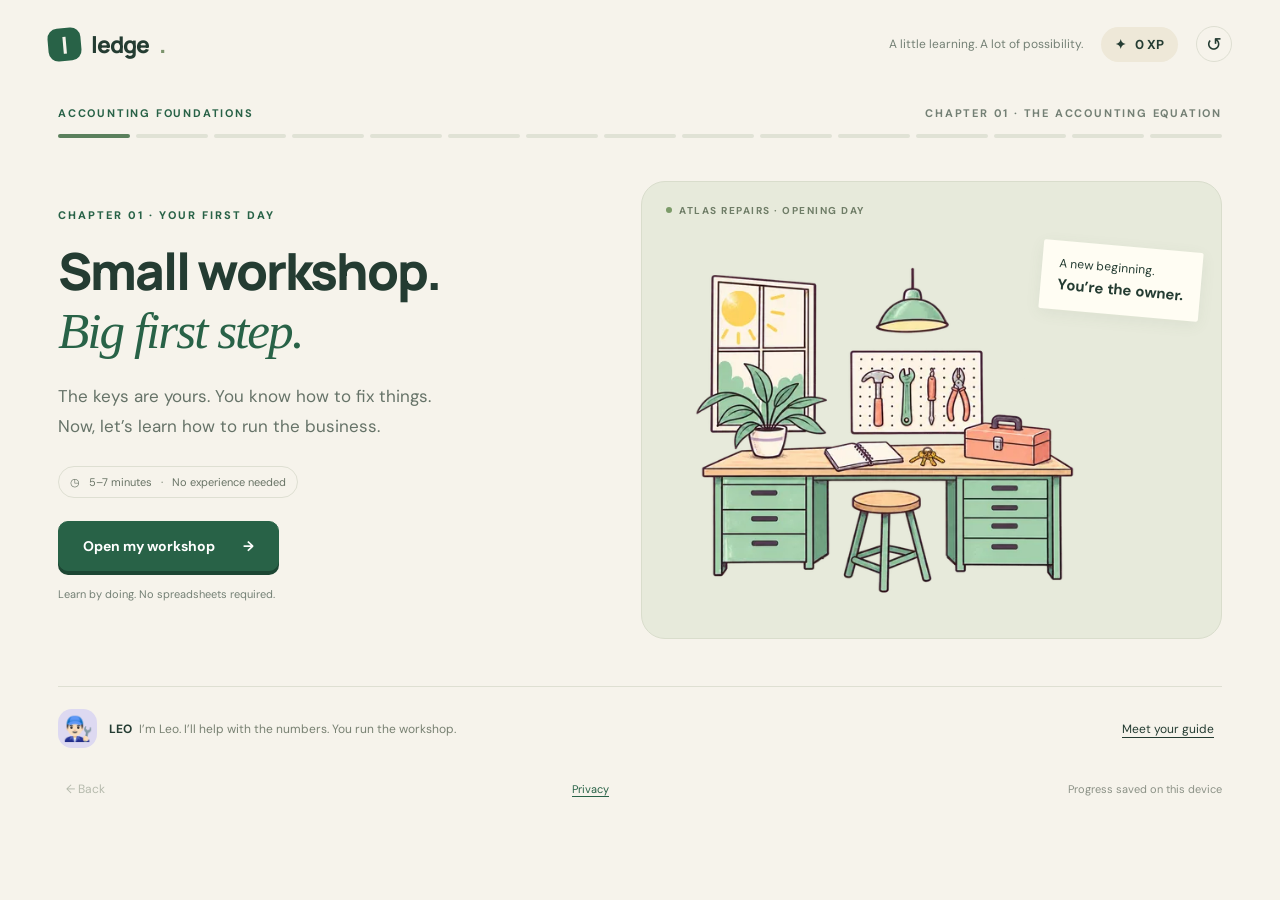
<file: index.html>
<!doctype html>
<html lang="en">
<head>
  <meta charset="UTF-8"><meta name="viewport" content="width=device-width, initial-scale=1">
  <meta name="theme-color" content="#f5f2e9">
  <meta name="description" content="Learn accounting by opening your own fictional repair workshop. A playable Ledge lesson.">
  <title>Ledge — Your first accounting equation</title>
  <link rel="stylesheet" href="styles.css?v=20261028-ledge19">
<link rel="icon" type="image/svg+xml" href="favicon.svg?v=3"></head>
<body>
  <div id="app"></div>
  <dialog id="guide"><button class="close" aria-label="Close guide">×</button><div class="eyebrow">A MOMENT WITH LEO</div><h2>Let’s make it click.</h2><p id="guide-copy"></p><button class="primary close-guide">Got it</button></dialog>
  <dialog id="restart"><h2>A fresh opening day?</h2><p>This resets your lesson progress and XP on this device.</p><div class="actions"><button class="secondary cancel">Keep playing</button><button class="primary reset">Start again</button></div></dialog>
  <dialog id="chapter-unlock" aria-labelledby="unlock-title" aria-describedby="unlock-description">
    <button class="close" aria-label="Close chapter unlock" data-unlock-close>×</button>
    <div class="unlock-emblem" aria-hidden="true">✦</div>
    <div class="eyebrow">CHAPTER 2 PREVIEW UNLOCKED</div>
    <h2 id="unlock-title">Your first customer</h2>
    <div class="unlock-xp" id="unlock-xp">140 XP · Milestone reached</div>
    <p id="unlock-description">You can see the whole picture. Now discover what happens when your business starts earning.</p>
    <div class="unlock-next"><span aria-hidden="true">✓</span><span>Next chapter preview unlocked<small>Full chapter coming soon</small></span></div>
    <button class="primary" data-unlock-close>See my takeaway <span aria-hidden="true">→</span></button>
  </dialog>
  <script src="feedback-config.js?v=20261028-ledge19"></script>
  <script src="feedback-store.js?v=20261029-protected20"></script>
  <script src="app.js?v=20261028-ledge19"></script>
</body>
</html>
</file>
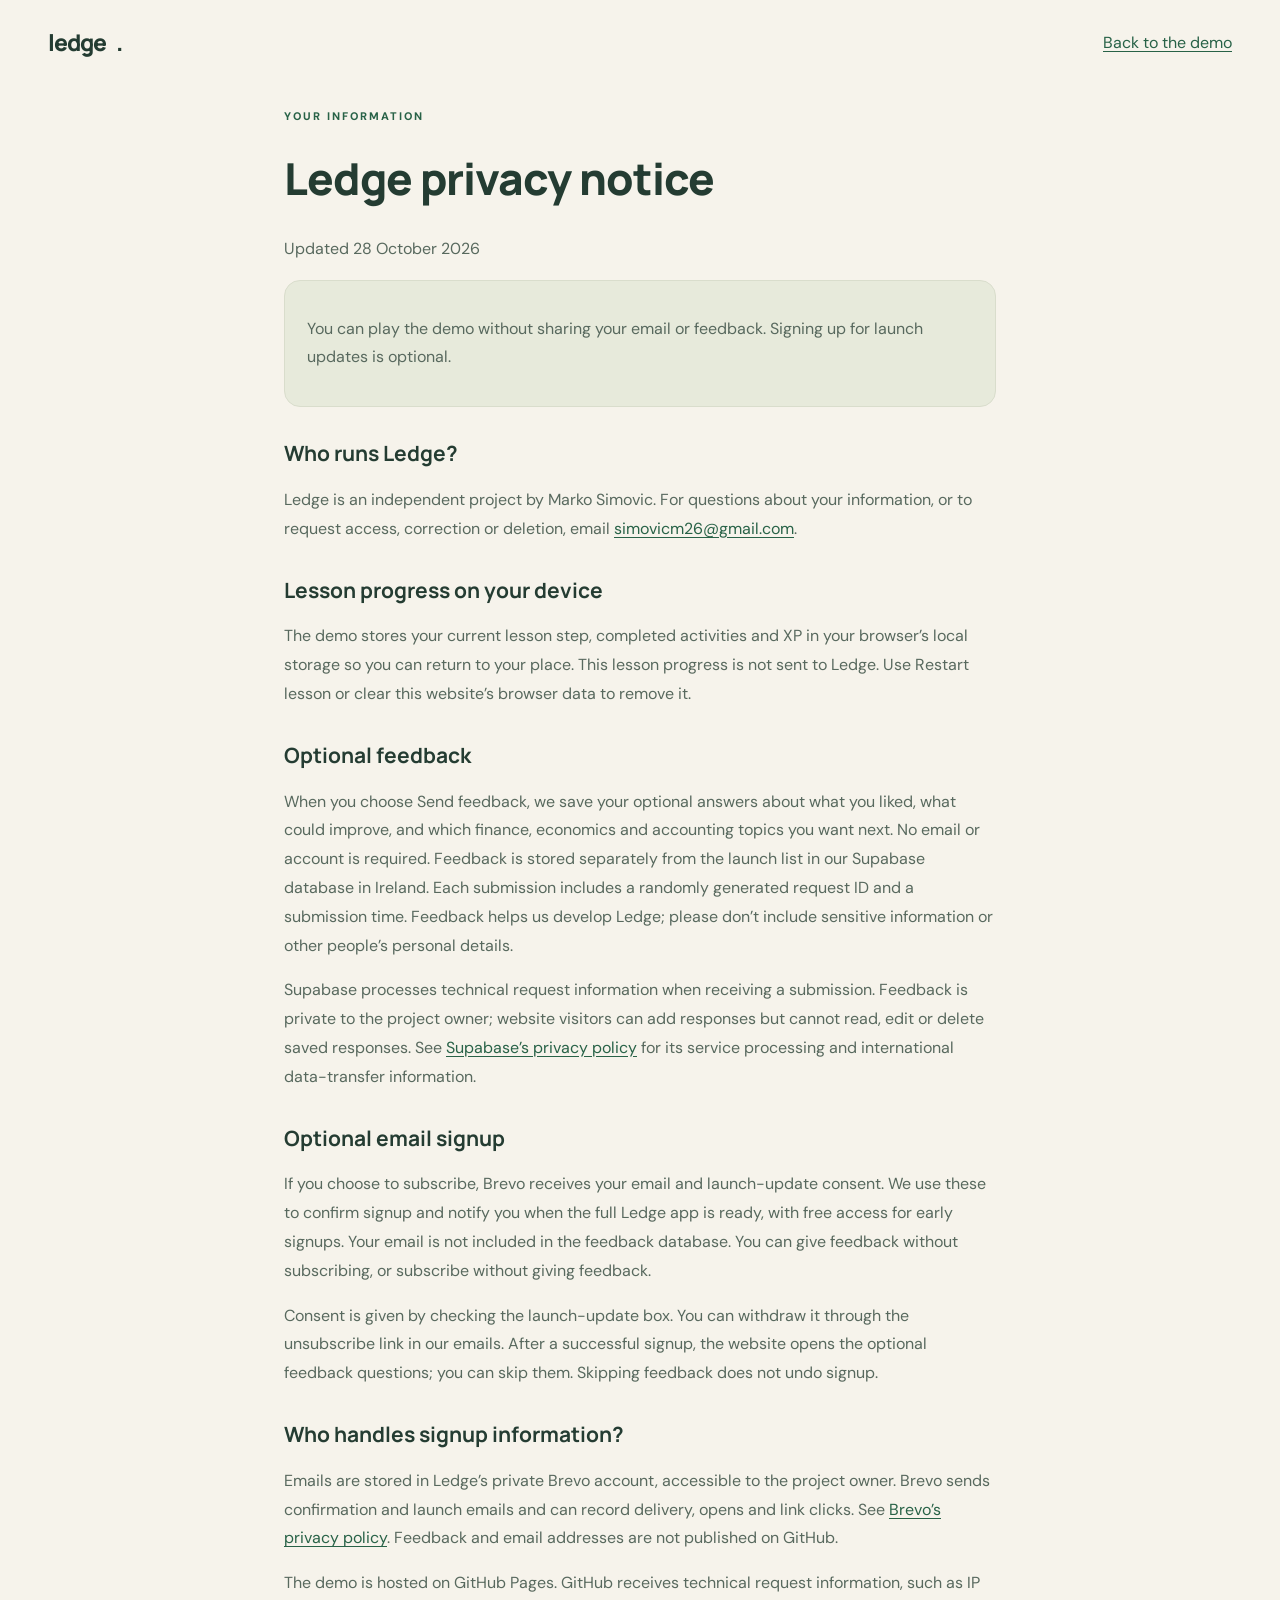
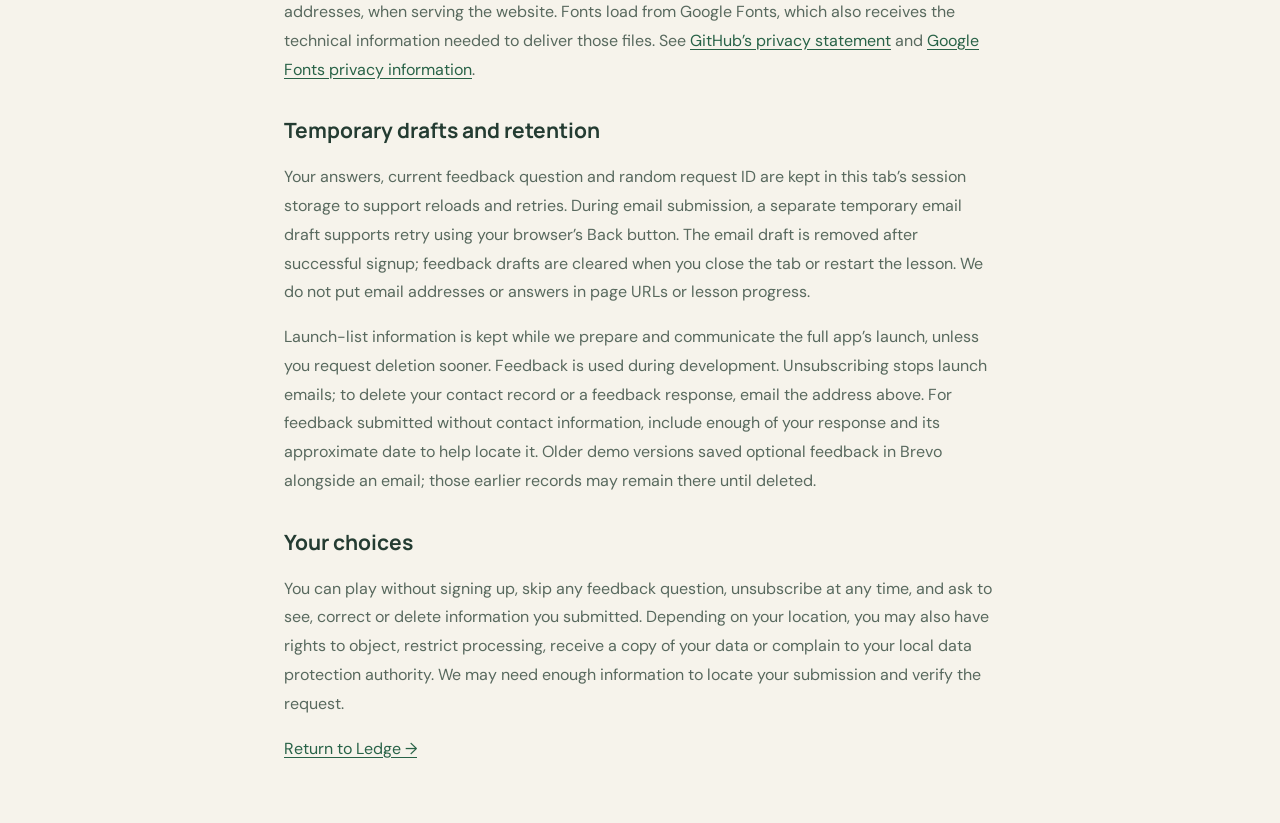
<file: privacy.html>
<!doctype html>
<html lang="en"><head><meta charset="UTF-8"><meta name="viewport" content="width=device-width, initial-scale=1"><meta name="theme-color" content="#f5f2e9"><title>Privacy — Ledge</title><link rel="stylesheet" href="styles.css?v=20261028-ledge19"><link rel="icon" type="image/svg+xml" href="favicon.svg?v=3"></head>
<body><header class="topbar"><a class="brand" href="./" style="color:inherit;text-decoration:none">ledge<span>.</span></a><a class="privacy-link" href="./">Back to the demo</a></header>
<main class="privacy-page"><div class="eyebrow">YOUR INFORMATION</div><h1>Ledge privacy notice</h1><p>Updated 28 October 2026</p>
<div class="privacy-intro"><p>You can play the demo without sharing your email or feedback. Signing up for launch updates is optional.</p></div>
<h2>Who runs Ledge?</h2><p>Ledge is an independent project by Marko Simovic. For questions about your information, or to request access, correction or deletion, email <a href="mailto:simovicm26@gmail.com">simovicm26@gmail.com</a>.</p>
<h2>Lesson progress on your device</h2><p>The demo stores your current lesson step, completed activities and XP in your browser’s local storage so you can return to your place. This lesson progress is not sent to Ledge. Use Restart lesson or clear this website’s browser data to remove it.</p>
<h2>Optional feedback</h2><p>When you choose Send feedback, we save your optional answers about what you liked, what could improve, and which finance, economics and accounting topics you want next. No email or account is required. Feedback is stored separately from the launch list in our Supabase database in Ireland. Each submission includes a randomly generated request ID and a submission time. Feedback helps us develop Ledge; please don’t include sensitive information or other people’s personal details.</p><p>Supabase processes technical request information when receiving a submission. Feedback is private to the project owner; website visitors can add responses but cannot read, edit or delete saved responses. See <a href="https://supabase.com/privacy" target="_blank" rel="noopener noreferrer">Supabase’s privacy policy</a> for its service processing and international data-transfer information.</p><h2>Optional email signup</h2><p>If you choose to subscribe, Brevo receives your email and launch-update consent. We use these to confirm signup and notify you when the full Ledge app is ready, with free access for early signups. Your email is not included in the feedback database. You can give feedback without subscribing, or subscribe without giving feedback.</p><p>Consent is given by checking the launch-update box. You can withdraw it through the unsubscribe link in our emails. After a successful signup, the website opens the optional feedback questions; you can skip them. Skipping feedback does not undo signup.</p><h2>Who handles signup information?</h2><p>Emails are stored in Ledge’s private Brevo account, accessible to the project owner. Brevo sends confirmation and launch emails and can record delivery, opens and link clicks. See <a href="https://www.brevo.com/legal/privacypolicy/" target="_blank" rel="noopener noreferrer">Brevo’s privacy policy</a>. Feedback and email addresses are not published on GitHub.</p><p>The demo is hosted on GitHub Pages. GitHub receives technical request information, such as IP addresses, when serving the website. Fonts load from Google Fonts, which also receives the technical information needed to deliver those files. See <a href="https://docs.github.com/en/site-policy/privacy-policies/github-general-privacy-statement" target="_blank" rel="noopener noreferrer">GitHub’s privacy statement</a> and <a href="https://developers.google.com/fonts/faq/privacy" target="_blank" rel="noopener noreferrer">Google Fonts privacy information</a>.</p>
<h2>Temporary drafts and retention</h2><p>Your answers, current feedback question and random request ID are kept in this tab’s session storage to support reloads and retries. During email submission, a separate temporary email draft supports retry using your browser’s Back button. The email draft is removed after successful signup; feedback drafts are cleared when you close the tab or restart the lesson. We do not put email addresses or answers in page URLs or lesson progress.</p><p>Launch-list information is kept while we prepare and communicate the full app’s launch, unless you request deletion sooner. Feedback is used during development. Unsubscribing stops launch emails; to delete your contact record or a feedback response, email the address above. For feedback submitted without contact information, include enough of your response and its approximate date to help locate it. Older demo versions saved optional feedback in Brevo alongside an email; those earlier records may remain there until deleted.</p><h2>Your choices</h2><p>You can play without signing up, skip any feedback question, unsubscribe at any time, and ask to see, correct or delete information you submitted. Depending on your location, you may also have rights to object, restrict processing, receive a copy of your data or complain to your local data protection authority. We may need enough information to locate your submission and verify the request.</p>
<p><a href="./">Return to Ledge →</a></p></main></body></html>
</file>
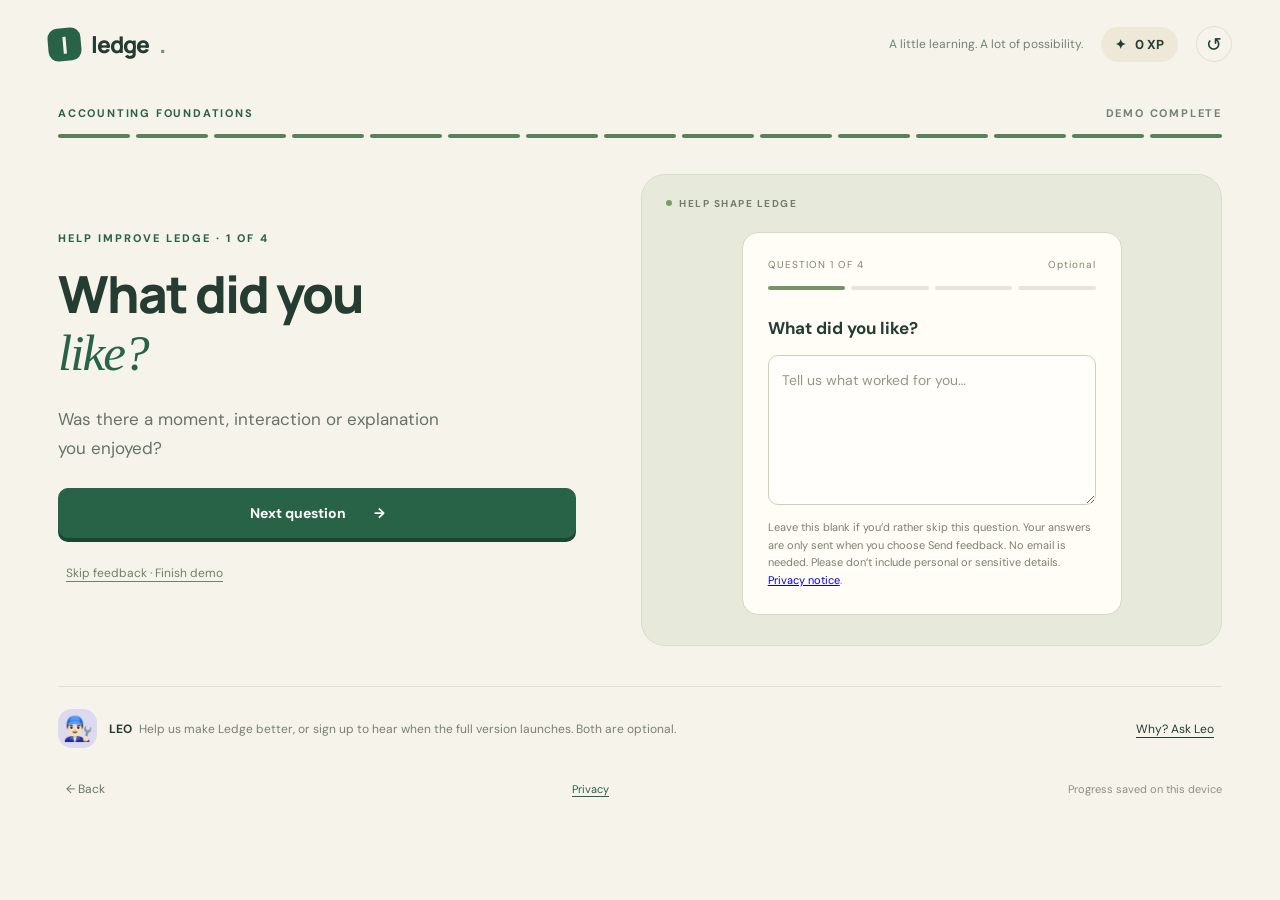
<file: signup-thanks.html>
<!doctype html><html lang="en"><head><meta charset="utf-8"><meta name="viewport" content="width=device-width,initial-scale=1"><meta name="robots" content="noindex"><title>Thanks for helping shape Ledge</title><link rel="stylesheet" href="styles.css?v=20261028-ledge19"><style>main{max-width:620px;margin:10vh auto;padding:30px 24px}h1{font:800 38px Manrope,sans-serif;line-height:1.2;letter-spacing:-1px}p{line-height:1.75;color:#667368}a.primary{text-decoration:none;margin-top:20px}.thanks-mark{font-size:40px;color:#286247}</style><link rel="icon" type="image/svg+xml" href="favicon.svg?v=3"></head><body><main><div class="brand">ledge<span>.</span></div><p class="thanks-mark" aria-hidden="true">✓</p><h1>Thanks for helping<br>shape Ledge.</h1><p>You’re on the early-access list. We’ll email you when the full app is ready. Next, help shape Ledge with a few optional questions.</p><a class="primary" href="./?feedback=1">Continue to optional feedback →</a><p><a href="./">Skip feedback · Back to Ledge</a></p><p><a href="privacy.html">Privacy notice</a></p></main><script>try{sessionStorage.removeItem("fintale.submissionDraft.v1");sessionStorage.setItem("fintale.signupCompleted.v1","1");}catch{}location.replace("./?feedback=1");</script></body></html>
</file>
<file: styles.css>
@import url('https://fonts.googleapis.com/css2?family=DM+Sans:wght@400;500;600;700&family=Manrope:wght@400;500;600;700;800&display=swap');
.drop-ready .bank{outline:3px dashed #558c65;outline-offset:5px;background:#f3faeb}
.sort-board,.equation-board{width:100%;margin-top:32px}.object-card{display:flex;align-items:center;justify-content:space-between;gap:18px;border:1px solid #a7b69c;background:#fffef8;box-shadow:0 4px 0 #bcc9ab;border-radius:12px;padding:20px;font-weight:700;cursor:grab}.object-card small{display:block;text-align:left;margin-top:8px;color:#78816f}.object-card.selected{outline:3px solid #9b82bf;outline-offset:4px}.sort-board>.object-card{margin:0 auto 32px;max-width:330px;width:100%}.sort-zones{display:grid;grid-template-columns:1fr 1fr;gap:12px}.drop-zone{border:2px dashed #9eae90;background:#eff4e7;border-radius:12px;min-height:130px;padding:17px;font-size:13px;font-weight:600}.drop-zone>span{display:block;font-size:29px;margin-bottom:12px}.drop-zone.peach{background:#f5e3d4;border-color:#c9ab91}.drop-zone.drop-ready,.equation-slot.drop-ready{outline:3px solid #8a74b4;outline-offset:4px}.placed-card{background:#f6f9ed;border:1px solid #a8bb9a;border-radius:12px;padding:20px;text-align:center;margin:0 auto 23px;font-size:15px;font-weight:700}.placed-card small{display:block;margin-top:11px;font-size:10px;letter-spacing:1px;color:#5c7854}.asset-sum{display:flex;align-items:center;justify-content:space-around;background:#fffdf5;border-radius:12px;padding:24px 14px}.asset-sum div span{display:block;font-size:12px;margin-bottom:10px;color:#6a7963}.asset-sum b{font-size:23px}.math-sign{font-size:25px;color:#8a977d}.residual-row{display:flex;justify-content:space-between;padding:15px;border-bottom:1px solid #c8d0bc;font-size:14px}.equation-heading{text-align:center;font-size:9px;font-weight:700;letter-spacing:1.2px;margin-bottom:25px;color:#6e7f62}.equation-slots{display:flex;gap:6px;align-items:center;justify-content:center}.equation-slot{padding:19px 5px;border:2px dashed #b6c6a6;border-radius:12px;background:#f8fbf2;flex:1;min-width:0;color:var(--ink)}.equation-slot span{font-size:10px;text-transform:uppercase;font-weight:700;letter-spacing:.6px}.equation-slot b{display:block;font-size:25px;font-family:Manrope,sans-serif;margin:20px 0}.equation-slot small{font-size:9px;display:block}.equation-slot.liabilities{background:#f6e4d5;border-color:#d0b198}.equation-slot.equity{background:#eee8f8;border-color:#bfb0d2}.equation-slot.filled{border-style:solid}.equation-slot:disabled{opacity:1}.equation-symbol{font-size:23px;color:#7a8b6d}.amount-tray{display:flex;justify-content:center;gap:12px;flex-wrap:wrap;margin:30px 0;min-height:55px}.amount-tray .object-card{padding:15px;font-size:17px;gap:12px}.balanced{color:#4d7347;background:#f1f6e8;border:1px solid #b6caa8;border-radius:30px;padding:14px 20px;font-size:13px}.takeaway{width:100%;max-width:370px;margin-top:30px}.takeaway h3{text-align:center;font-family:Manrope,sans-serif;margin:7px 0 22px;font-size:21px}.takeaway-icon{text-align:center;font-size:34px;color:#b3914f}.takeaway-item{display:flex;align-items:center;justify-content:space-between;gap:12px;padding:17px;background:#fffdf5;border:1px solid #d1dac4;border-radius:12px}.takeaway-item b{font-size:14px}.takeaway-item small{display:block;font-size:10px;color:#758169;margin-top:6px;line-height:1.5}.takeaway-item strong{font-size:23px;font-family:Manrope,sans-serif;white-space:nowrap}.takeaway-item.purple{background:#eee8f8;border-color:#d6cce3}.takeaway-equals{text-align:center;font-size:20px;line-height:27px;color:#718166}@media(max-width:450px){.equation-slot b{font-size:19px}.equation-slot span{font-size:9px;letter-spacing:0}.equation-slot small{font-size:8px}.equation-symbol{font-size:17px}.stage:has(.equation-board){padding-left:16px;padding-right:16px}.bottom{flex-wrap:wrap;gap:8px}.bottom>span:last-child{font-size:10px}.breadcrumb{gap:15px;line-height:1.6}.sort-zones{gap:9px}.drop-zone{padding:12px;font-size:12px}}
:root{--paper:#f6f3eb;--ink:#243c32;--muted:#748075;--green:#286247;--line:#dedfd2;--peach:#f3c9a8;--lavender:#ddd9f1;--mint:#dfebd7;--white:#fffefa}*{box-sizing:border-box}body{margin:0;background:var(--paper);color:var(--ink);font-family:'DM Sans',sans-serif;font-size:16px}button,input{font:inherit}button{cursor:pointer;color:inherit}button:focus-visible,input:focus-visible{outline:3px solid #b07fdb;outline-offset:5px}button:disabled{cursor:default;opacity:.45}button{touch-action:manipulation}.topbar{max-width:1380px;padding:26px 48px;margin:auto;display:flex;align-items:center;justify-content:space-between}.brand{display:flex;gap:10px;align-items:center;font-family:Manrope,sans-serif;font-size:23px;font-weight:800;letter-spacing:-1px}.brand-mark{display:grid;place-items:center;width:33px;height:33px;background:var(--green);color:var(--paper);border-radius:10px;font-size:23px;transform:rotate(-5deg)}.top-actions{display:flex;gap:18px;align-items:center}.top-note{font-size:12px;color:var(--muted)}.xp{background:#eee8d8;padding:9px 14px;border-radius:25px;font-size:13px;font-weight:700}.icon-button{border:1px solid var(--line);background:transparent;border-radius:50%;width:36px;height:36px;font-size:19px}.shell{max-width:1260px;margin:18px auto 0;padding:0 48px}.breadcrumb{display:flex;justify-content:space-between;align-items:center;font-size:11px;font-weight:700;letter-spacing:1.8px;color:var(--muted)}.breadcrumb span:first-child{color:var(--green)}.progress{display:flex;gap:6px;margin:14px 0 32px}.progress i{height:4px;background:#e0e2d5;border-radius:5px;flex:1}.progress i.done{background:#5a805c}.lesson{display:grid;grid-template-columns:1fr 1.12fr;min-height:480px;gap:65px;align-items:center;animation:arrive .35s ease}.eyebrow{font-size:11px;letter-spacing:2px;font-weight:800;color:var(--green);margin-bottom:20px}.lesson h1{font-family:Manrope,sans-serif;font-size:clamp(34px,4vw,53px);font-weight:800;letter-spacing:-2px;line-height:1.12;margin:0 0 23px}.lesson h1 em{font-family:Georgia,serif;font-weight:400;color:var(--green)}.lead{font-size:17px;line-height:1.75;max-width:400px;color:#667368;margin:0 0 24px}.tag{display:inline-flex;align-items:center;gap:7px;font-size:11px;border:1px solid var(--line);padding:8px 11px;border-radius:20px;margin-bottom:23px;color:#687365}.primary,.secondary{border-radius:10px;padding:15px 24px;font-weight:700;font-size:14px;border:1px solid var(--green);display:inline-flex;align-items:center;justify-content:center;gap:28px;min-height:48px}.primary{background:var(--green);color:white;box-shadow:0 4px 0 #1c4633;transition:transform .15s,box-shadow .15s}.primary:hover{background:#347756;transform:translateY(-1px)}.primary:active{transform:translateY(3px);box-shadow:0 1px 0 #1c4633}.secondary{background:transparent;border-color:#cfd6c9}.under-button{font-size:11px;color:var(--muted);margin-top:16px}.stage{position:relative;background:#e7eadb;border:1px solid #d9ddcc;border-radius:24px;min-height:440px;overflow:hidden;display:flex;flex-direction:column;align-items:center;justify-content:center;padding:30px}.stage-label{position:absolute;top:22px;left:24px;font-size:10px;font-weight:700;letter-spacing:1.5px;color:#6f7d67;display:flex;align-items:center;gap:7px}.dot{height:6px;width:6px;border-radius:50%;background:#7c9b69}.stage svg.workshop{width:115%;max-width:620px;margin-top:20px}.scene-caption{position:absolute;bottom:22px;font-size:11px;color:#75806e}.floating-note{position:absolute;right:20px;top:64px;background:#fffdf3;box-shadow:0 4px 15px #56694e13;padding:13px 17px;transform:rotate(5deg);font-size:12px;line-height:1.6;border-radius:2px}.floating-note strong{display:block;font-size:15px}.guide-bar{margin-top:36px;display:flex;gap:12px;align-items:center;border-top:1px solid var(--line);padding-top:22px}.avatar{width:39px;height:39px;border-radius:14px;background:var(--lavender);display:grid;place-items:center;font-size:24px;flex-shrink:0}.guide-bar p{font-size:12px;line-height:1.5;color:#788172;margin:0;flex:1}.guide-bar p b{color:var(--ink);margin-right:7px}.text-button{background:none;border:0;font-size:12px;text-decoration:underline;text-underline-offset:4px;padding:8px}.bottom{display:flex;justify-content:space-between;align-items:center;padding:25px 0;font-size:11px;color:#8b9186}.bottom button{border:0;background:transparent;font-size:12px;color:#697763;padding:8px}.chapter-badge{display:flex;gap:10px;align-items:center}.mini-line{width:25px;height:1px;background:#a3ad99}.bank,.wallet{width:100%;padding:23px;background:var(--white);border:1px solid #d3dbc9;border-radius:15px;position:relative;text-align:left}.bank{min-height:151px;transition:all .3s}.bank.drop-ready{outline:3px dashed #558c65;outline-offset:5px;background:#f3faeb}.bank-title{font-size:11px;letter-spacing:1.4px;color:#7b8578}.bank-amount{font-family:Manrope,sans-serif;font-size:45px;font-weight:700;margin:13px 0 3px;letter-spacing:-2px}.bank-sub{font-size:11px;color:var(--muted)}.bank-icon{position:absolute;right:23px;top:22px;font-size:25px;color:#55775a}.wallet{margin-bottom:17px;background:#ede4d8;min-height:105px;border-style:dashed}.wallet-title{font-size:11px;color:#776c59;margin-bottom:12px}.money{border:1px solid #84a87a;background:#edf4df;box-shadow:0 4px 0 #b4c6a8;border-radius:8px;padding:12px 19px;display:inline-flex;align-items:center;gap:29px;font-family:Manrope,sans-serif;font-weight:800;font-size:20px;cursor:grab}.money.selected{outline:3px solid #7a63ab;outline-offset:3px}.money small{font-size:10px;letter-spacing:1px;color:#6f8468}.transfer-wrap{width:100%;max-width:330px;margin-top:35px}.instruction{font-size:11px;line-height:1.5;color:#77806f;text-align:center;margin:18px 0 0}.empty-wallet{font-size:13px;color:#8a806e}.feedback{background:#e3ecdc;border:1px solid #bdcfb1;border-radius:10px;padding:14px;font-size:13px;line-height:1.55;margin:18px 0;animation:arrive .25s}.feedback.error{background:#fae8d9;border-color:#e6be9f}.asset-chip{background:#dce9d2;color:#3d633f;border:1px solid #bad0aa;padding:8px 15px;border-radius:20px;font-size:11px;font-weight:700;margin-top:18px}.receipt{background:#fffdf5;width:270px;padding:28px;box-shadow:0 9px 20px #33452d15;transform:rotate(-3deg);border-top:5px solid #cfb5ed}.receipt h3{font-family:Manrope,sans-serif;font-size:20px;margin:10px 0 24px}.receipt .row{display:flex;justify-content:space-between;font-size:12px;padding:12px 0;border-bottom:1px dashed #dcdccf}.receipt .total{font-size:27px;font-weight:800;margin-top:25px}.stamp{color:#547c50;border:2px solid #7a9d70;font-size:11px;letter-spacing:2px;padding:9px;text-align:center;transform:rotate(-8deg);margin-top:20px}.choices{display:flex;gap:12px;flex-wrap:wrap;margin:24px 0}.choice{background:var(--white);border:1px solid #d1d8c9;border-radius:11px;padding:17px 21px;text-align:left;box-shadow:0 3px 0 #d9dece;font-weight:600;font-size:14px}.choice:hover{border-color:var(--green);background:#edf2e4}.choice[aria-pressed=true]{border:2px solid var(--green);background:#e3edda}.stat-pair{display:grid;gap:20px;width:100%;max-width:330px}.stat-card{background:var(--white);padding:23px;border-radius:13px;border:1px solid #d1dac5}.stat-card small{display:block;font-size:11px;color:#76816f;margin-bottom:10px}.stat-card b{display:block;font-family:Manrope,sans-serif;font-size:32px}.stat-card label{display:block;font-size:13px;margin-top:7px}.stat-card.purple{background:#efecf8;border-color:#d6cee8}.connect{text-align:center;color:#87917d;font-size:11px;letter-spacing:1px}.trophy{font-size:55px;background:#f3e6bf;border:1px solid #d9ca9f;border-radius:50%;width:110px;height:110px;display:grid;place-items:center;margin-bottom:24px;box-shadow:0 0 0 14px #f3e6bf55}.achievement{text-align:center}.achievement h3{font-family:Manrope,sans-serif;font-size:23px;max-width:290px;line-height:1.4;margin:0 0 12px}.achievement p{font-size:12px;color:#718066}.practice-tag{background:var(--lavender);border-color:#d0c9e2}.email-card{background:var(--white);border:1px solid #ddd9ce;padding:27px;border-radius:12px;width:100%;max-width:350px;transform:rotate(2deg);box-shadow:0 8px 20px #2b43300c}.email-card .from{font-size:11px;color:#75816c;border-bottom:1px solid var(--line);padding-bottom:16px;margin-bottom:20px}.email-card h3{font-family:Manrope,sans-serif;font-size:22px;margin:0 0 13px}.email-card p{font-size:14px;line-height:1.7;color:#64725f}.email-card .signature{font-family:Georgia,serif;font-size:25px;font-style:italic;color:#446e49}.form{margin-top:18px;max-width:390px}.form label{font-size:12px;display:block;margin-bottom:8px}.form input[type=email]{border:1px solid #bac8af;border-radius:8px;background:var(--white);padding:13px;width:100%;margin-bottom:12px}.form .consent{display:flex;gap:9px;font-size:11px;line-height:1.5;margin:10px 0 16px}.notice{font-size:11px;line-height:1.6;color:#7c806f}.success-dot{position:absolute;top:19px;right:18px;border-radius:20px;background:#d9e8cd;color:#41673d;font-size:11px;padding:6px 10px}.actions{display:flex;gap:12px;flex-wrap:wrap}dialog{border:1px solid #cad3bf;border-radius:20px;padding:35px;max-width:440px;width:calc(100% - 36px);color:var(--ink);background:var(--white);box-shadow:0 30px 100px #233a3330}dialog::backdrop{background:#22382d66;backdrop-filter:blur(4px)}dialog p{line-height:1.75;color:#68735f}dialog h2{font-family:Manrope,sans-serif;letter-spacing:-1px}.close{position:absolute;right:17px;top:13px;font-size:25px;background:none;border:0}.burst{position:absolute;inset:0;pointer-events:none;overflow:hidden}.burst i{position:absolute;top:-10px;left:var(--x);background:var(--c);width:9px;height:15px;animation:confetti 1.9s ease-out forwards;animation-delay:var(--d)}@keyframes confetti{to{transform:translateY(520px) rotate(540deg);opacity:0}}@keyframes arrive{from{opacity:0;transform:translateY(7px)}to{opacity:1;transform:translateY(0)}}@media(min-width:1400px){.shell{margin-top:35px}.lesson{min-height:510px}.stage{min-height:475px}}@media(max-width:800px){.topbar{padding:20px 24px}.top-note{display:none}.shell{padding:0 24px;margin-top:10px}.lesson{gap:25px;grid-template-columns:1fr}.lesson h1{font-size:37px;max-width:500px}.lead{max-width:100%;font-size:15px;line-height:1.65}.stage{min-height:340px;grid-row:1}.lesson-copy{grid-row:2}.lesson-copy{max-width:600px}.progress{margin-bottom:25px}.guide-bar{margin-top:25px}.bottom{padding-top:20px}.breadcrumb{font-size:9px;letter-spacing:1px}.stage svg.workshop{max-width:480px;width:100%;margin:0}.floating-note{top:44px}.transfer-wrap{margin-top:30px}.bank-amount{font-size:37px}.bank{min-height:130px}.lesson .primary{width:100%}.under-button{text-align:center}.top-actions{gap:10px}.brand{font-size:20px}.stat-pair{gap:12px}.stat-card{padding:17px}.stat-card b{font-size:28px}.guide-bar .text-button{white-space:nowrap}.scene-caption{bottom:14px}}@media(prefers-reduced-motion:reduce){*,*::before,*::after{animation:none!important;transition:none!important;scroll-behavior:auto!important}}

/* Keep the opening details badge and main action on separate rows. */
.lesson-copy > .tag + .primary { display: flex; width: fit-content; margin-top: 4px; }
@media (max-width: 800px) { .lesson-copy > .tag + .primary { width: 100%; } }

/* Keep transfer confirmation in the card flow, clear of the account heading. */
.bank .success-dot { position: static; display: inline-flex; align-items: center; margin-top: 14px; }
.bank-title { padding-right: 34px; line-height: 1.5; }

.story-cue { max-width: 380px; margin: 0 0 24px; font-size: 14px; line-height: 1.7; color: #667368; }
#chapter-unlock{text-align:center;padding:36px 32px;overflow-x:hidden;animation:arrive .35s ease;max-height:calc(100dvh - 32px);overflow-y:auto}
.unlock-emblem{display:grid;place-items:center;width:78px;height:78px;border-radius:24px;background:#eee3bc;color:#8b7136;font-size:47px;margin:8px auto 27px;box-shadow:0 0 0 9px #f6efd9;transform:rotate(-7deg)}
#chapter-unlock .eyebrow{font-size:10px;margin-bottom:13px}#chapter-unlock h2{font-size:31px;margin:0 0 17px;line-height:1.2}
.unlock-xp{display:inline-block;background:#ece6f5;color:#74618b;border:1px solid #d8cbe7;border-radius:20px;padding:9px 15px;font-size:12px;font-weight:700}
#chapter-unlock p{font-size:14px;margin:21px 0}
.unlock-next{display:flex;text-align:left;align-items:center;justify-content:center;gap:13px;background:#edf3e7;border:1px solid #d4dfca;border-radius:12px;padding:16px;font-size:13px;margin-bottom:24px}.unlock-next>span:first-child{background:#d5e6c7;border-radius:50%;width:29px;height:29px;display:grid;place-items:center;color:#3d6e40}.unlock-next small{display:block;font-size:11px;margin-top:5px;color:#77846e}#chapter-unlock>.primary{width:100%}

.workshop-art { display: block; width: 115%; max-width: 620px; height: auto; margin: 15px 0 0; }
@media(max-width:800px) { .workshop-art { width: 100%; max-width: 480px; margin: 15px 0; } }

.editorial-art { width: calc(100% + 24px); max-width: 660px; margin-top: 35px; }
@media(max-width:800px) { .editorial-art { width: 100%; margin: 35px 0 15px; } }

/* Mobile lesson rhythm: context, activity, then response and next action. */
.mobile-step { display: none; }
@media (max-width: 800px) {
  .topbar { padding: 16px 18px; }
  .shell { padding: 0 18px; margin-top: 4px; }
  .breadcrumb { font-size: 9px; }
  .breadcrumb > span:last-child { display: none; }
  .mobile-step { display: flex; justify-content: space-between; margin-top: 12px; font-size: 11px; font-weight: 600; color: #748075; }
  .progress { margin: 9px 0 22px; gap: 4px; }
  .lesson { display: flex; flex-direction: column; align-items: stretch; gap: 0; min-height: 0; }
  .lesson-copy { display: contents; }
  .lesson-copy > .eyebrow { order: 0; font-size: 10px; letter-spacing: 1.3px; margin-bottom: 10px; }
  .lesson-copy > h1 { order: 0; font-size: 31px; letter-spacing: -1.2px; margin: 0 0 12px; }
  .lesson-copy > .lead { order: 0; font-size: 14px; line-height: 1.6; margin: 0 0 18px; }
  .lesson > .stage { order: 1; min-height: 260px; padding: 25px 19px 19px; margin-bottom: 18px; border-radius: 18px; }
  .stage-label { top: 15px; left: 18px; font-size: 9px; letter-spacing: 1px; }
  .lesson-response { order: 2; min-width: 0; }
  .lesson-response > .tag { margin-bottom: 16px; }
  .lesson-response > .feedback { margin: 0 0 16px; scroll-margin: 18px; }
  .lesson-response > .choices { margin: 0 0 16px; display: grid; grid-template-columns: 1fr; gap: 10px; }
  .choice { width: 100%; min-height: 49px; padding: 14px 17px; }
  .lesson-actions { position: sticky; bottom: 12px; z-index: 3; padding-top: 5px; }
  .lesson-actions > .primary { width: 100%; min-height: 51px; }
  .under-button { font-size: 10px; margin: 12px 0 0; }
  .stage .editorial-art { width: 100%; max-width: 360px; margin: 20px auto 0; }
  .floating-note { top: 40px; right: 12px; padding: 10px 12px; font-size: 10px; }
  .floating-note strong { font-size: 12px; }
  .transfer-wrap { margin-top: 23px; }
  .wallet { min-height: 88px; padding: 17px; margin-bottom: 13px; }
  .bank { padding: 18px; min-height: 124px; }
  .bank-title { font-size: 9px; letter-spacing: .7px; }
  .bank-amount { font-size: 34px; margin: 10px 0 3px; }
  .instruction { margin: 14px 0 0; }
  .sort-board, .equation-board { margin-top: 28px; }
  .sort-board > .object-card { margin-bottom: 22px; }
  .sort-zones .drop-zone { min-height: 106px; }
  .sort-zones .drop-zone > span { font-size: 23px; margin-bottom: 8px; }
  .receipt { width: min(270px, 100%); padding: 21px; margin-top: 16px; }
  .email-card { margin-top: 17px; padding: 21px; }
  .takeaway { margin-top: 19px; }
  .guide-bar { margin-top: 22px; padding-top: 15px; gap: 9px; }
  .guide-bar .avatar { width: 30px; height: 30px; font-size: 20px; border-radius: 10px; }
  .guide-bar p { font-size: 0; }
  .guide-bar p b { font-size: 11px; }
  .guide-bar .text-button { font-size: 12px; }
  .bottom { padding: 15px 0 22px; }
  .form { margin-top: 0; max-width: none; }
  .form input[type=email] { font-size: 16px; }
}
@media (prefers-reduced-motion: reduce) { .feedback { scroll-behavior: auto; } }

.learner-feedback { margin-top: 30px; border: 1px solid #d4d9ca; border-radius: 14px; background: #fffdf6; overflow: hidden; max-width: 440px; }
.learner-feedback summary { display: flex; align-items: center; justify-content: space-between; gap: 15px; padding: 19px; cursor: pointer; font-size: 15px; font-weight: 700; list-style: none; }
.learner-feedback summary::-webkit-details-marker { display: none; }
.learner-feedback summary small { display: block; margin-top: 7px; font-size: 11px; font-weight: 400; color: #75816c; line-height: 1.5; }
.feedback-chevron { color: #617b55; font-size: 23px; }
.learner-feedback[open] .feedback-chevron { transform: rotate(45deg); }
.learner-feedback summary:focus-visible { outline: 3px solid #b07fdb; outline-offset: -4px; border-radius: 12px; }
#learner-feedback { padding: 0 19px 19px; }
.feedback-intro { font-size: 12px; line-height: 1.7; color: #74806a; margin: 0 0 20px; }
#learner-feedback label { display: block; font-size: 12px; font-weight: 600; margin: 16px 0 8px; }
#learner-feedback textarea { display: block; width: 100%; resize: vertical; min-height: 86px; max-height: 260px; border: 1px solid #c8d1bc; border-radius: 9px; background: #fffefa; color: #243c32; font: inherit; font-size: 14px; line-height: 1.6; padding: 12px; }
#learner-feedback textarea::placeholder { color: #8a9382; }
#learner-feedback textarea:focus-visible { outline: 3px solid #b8a5d0; outline-offset: 2px; }
#learner-feedback .notice { margin: 15px 0; }
#learner-feedback .secondary { width: 100%; gap: 12px; }
.feedback-form-message { font-size: 12px; line-height: 1.6; margin: 13px 0 0; color: #65755a; }
.feedback-form-message:empty { display: none; }
.feedback-draft-link { display: inline-block; margin-top: 12px; font-size: 12px; color: #286247; text-underline-offset: 3px; }
.feedback-draft-link[hidden] { display: none; }
@media (max-width:800px) { .learner-feedback { max-width: none; margin-top: 24px; } #learner-feedback textarea { font-size: 16px; } }

/* Optional feedback carousel, shown before email. */
.survey-card,.survey-review { width: 100%; max-width: 380px; background: #fffdf6; border: 1px solid #d2d9c6; border-radius: 16px; padding: 25px; margin-top: 27px; }
.survey-card { animation: question-arrive .25s ease; }
.survey-step { display: flex; justify-content: space-between; gap: 15px; color: #7b876f; font-size: 10px; letter-spacing: 1px; }
.survey-dots { display: flex; gap: 6px; margin: 15px 0 26px; }.survey-dots i { height: 4px; flex: 1; background: #e4e6dc; border-radius: 4px; }.survey-dots .done { background: #729567; }
.survey-card label { display: block; font-size: 17px; font-weight: 700; line-height: 1.5; margin-bottom: 14px; }
.survey-card textarea { display: block; width: 100%; border: 1px solid #c9d2bd; border-radius: 10px; padding: 13px; resize: vertical; min-height: 150px; max-height: 300px; font: inherit; font-size: 14px; color: #243c32; background: #fffefa; line-height: 1.7; }.survey-card textarea:focus-visible { outline: 3px solid #bcaad5; outline-offset: 3px; }.survey-card textarea::placeholder { color: #929989; }
.survey-card .notice { margin: 14px 0 0; }.survey-navigation { display: flex; gap: 12px; align-items: center; margin-top: 20px; flex-wrap: wrap; }.survey-skip { display: block; margin-top: 19px; color: #718068; }
.survey-review-item { padding: 16px 0; border-bottom: 1px solid #e1e5d7; }.survey-review-item:last-child { border-bottom: 0; }.survey-review-item b { font-size: 12px; }.survey-review-item p { color: #6e7b64; font-size: 13px; line-height: 1.65; white-space: pre-wrap; overflow-wrap: anywhere; margin: 8px 0 0; max-height: 130px; overflow-y: auto; }
.feedback-review-link { text-decoration: none; text-align: center; }
/* Selection cues are limited to interactive cards and their destinations. */
.money:not(.selected), .object-card:not(.selected) { animation: card-nudge 2.6s ease-in-out 3; }
.money.selected, .object-card.selected { box-shadow: 0 4px 0 #b4a3cd, 0 0 0 5px #e7def3; transform: translateY(-3px); }
.money:active, .object-card:active, .choice:active { transform: scale(.97); }
.stage[data-placement-active="true"] [data-place]:not(:disabled), .stage[data-placement-active="true"] #bank-target .bank { outline: 2px dashed #8870a8; outline-offset: 4px; animation: destination-nudge 1.8s ease-in-out 4; }
.coach-slot { width: 100%; max-width: 355px; margin-top: 17px; }
.interaction-coach { display: flex; gap: 10px; align-items: center; background: #fffdf5; border: 1px solid #d4d9c8; border-radius: 12px; padding: 12px 15px; box-shadow: 0 4px 12px #4b5d3b0b; font-size: 12px; line-height: 1.6; color: #536b47; animation: coach-pop .24s ease-out; }
.interaction-coach>span:first-child { font-size: 21px; color: #85729b; }
.stage:has(.interaction-coach) .instruction { display: none; }
@keyframes card-nudge { 0%,100% { box-shadow: 0 4px 0 #bcc9ab; } 45% { box-shadow: 0 4px 0 #bcc9ab, 0 0 0 6px #b8cfa747; } }
@keyframes destination-nudge { 0%,100% { outline-color: #b2a1c6; } 50% { outline-color: #74578e; } }
@keyframes coach-pop { from { opacity: 0; transform: translateY(5px) scale(.97); } to { opacity: 1; transform: translateY(0) scale(1); } }
@keyframes question-arrive { from { opacity: 0; transform: translateX(8px); } to { opacity: 1; transform: translateX(0); } }
@media(max-width:800px) { .survey-card,.survey-review { padding: 20px; margin-top: 24px; }.survey-card textarea { font-size: 16px; min-height: 135px; }.survey-navigation { margin-top: 0; flex-wrap: nowrap; }.survey-navigation .primary { flex: 1; width: auto; gap: 13px; }.survey-navigation .secondary { padding-left: 17px; padding-right: 17px; }.survey-skip { width: 100%; text-align: center; padding: 12px 8px; margin-top: 10px; }.coach-slot { margin-top: 15px; }.interaction-coach { font-size: 12px; padding: 10px 12px; } }
@media(prefers-reduced-motion:reduce) { .money,.object-card,.survey-card,.interaction-coach,.stage [data-place],.stage #bank-target .bank { animation: none !important; transition: none !important; } }

/* A floating coach points at the current action, rather than sitting below it. */
.money:not(.selected),.object-card:not(.selected) { animation: none; }
.stage[data-placement-active="true"] [data-place]:not(:disabled),.stage[data-placement-active="true"] #bank-target .bank { animation: none; outline: none; }
#app .hint-target { outline: 2px solid #9d83b9 !important; outline-offset: 4px; animation: action-pulse 2s ease-in-out infinite !important; }
.floating-coach { position: fixed; z-index: 80; margin: 0; max-width: calc(100vw - 24px); pointer-events: none; }
.floating-coach[hidden] { display: none !important; }
.floating-coach .interaction-coach { position: relative; padding: 13px 16px; background: #f2eafa; border: 1px solid #c5b3d8; color: #4f3b63; box-shadow: 0 7px 22px #47305724; font-size: 13px; font-weight: 600; line-height: 1.5; animation: coach-pop .2s ease-out; }
.floating-coach .interaction-coach::after { content: ''; position: absolute; left: calc(var(--coach-arrow, 50%) - 6px); width: 12px; height: 12px; background: #f2eafa; transform: rotate(45deg); }
.floating-coach[data-side="above"] .interaction-coach::after { bottom: -7px; border-right: 1px solid #c5b3d8; border-bottom: 1px solid #c5b3d8; }
.floating-coach[data-side="below"] .interaction-coach::after { top: -7px; border-left: 1px solid #c5b3d8; border-top: 1px solid #c5b3d8; }
.stage:has(#bank-target, .sort-board, .equation-board) .instruction { display: none; }
@keyframes action-pulse { 0%,100% { box-shadow: 0 0 0 0 #bba1d34d; } 55% { box-shadow: 0 0 0 8px #bba1d31f; } }
@media(prefers-reduced-motion:reduce) { #app .hint-target,.floating-coach .interaction-coach { animation: none !important; transition: none !important; } }

/* Every available placement option gets the same neutral outline. */
#app .possible-target { outline: 2px dotted #947da8 !important; outline-offset: 5px; animation: none !important; }
.stage[data-placement-active="true"] .equation-slot:not(:disabled) { outline: 2px dotted #947da8; outline-offset: 4px; animation: none; }

.feedback-send-option { margin-top: 23px; border-top: 1px solid #dce0d2; padding-top: 17px; max-width: 400px; }.feedback-send-option>a { font-size: 12px; color: #637c57; text-underline-offset: 3px; }.feedback-send-option .notice { margin-top: 9px; }

/* Reserve the artwork's space while its small responsive image loads. */
.workshop-visual { position: relative; width: calc(100% + 24px); max-width: 660px; aspect-ratio: 3 / 2; margin: 35px 0 0; flex-shrink: 0; }
.workshop-visual .workshop-art { position: absolute; inset: 0; width: 100%; height: 100%; max-width: none; margin: 0; object-fit: contain; opacity: 0; transition: opacity .3s ease; }
.workshop-visual[data-image-state="ready"] .workshop-art { opacity: 1; }
.art-loader,.art-error { position: absolute; inset: 0; display: flex; flex-direction: column; align-items: center; justify-content: center; gap: 14px; color: #77876c; font-size: 12px; text-align: center; }
.art-loader { border-radius: 18px; background: #e9eddf; }
.art-spinner { width: 26px; height: 26px; border: 3px solid #cfdbc2; border-top-color: #6e8e60; border-radius: 50%; animation: art-spin .9s linear infinite; }
.art-error { display: none; }.art-error p { margin: 0; }.art-error .secondary { min-height: 42px; padding: 10px 17px; }
.workshop-visual[data-image-state="ready"] .art-loader,.workshop-visual[data-image-state="error"] .art-loader { display: none; }
.workshop-visual[data-image-state="error"] .art-error { display: flex; }
@keyframes art-spin { to { transform: rotate(360deg); } }
@media(max-width:800px) { .stage .workshop-visual { width: 100%; max-width: 360px; margin: 20px auto 0; }.stage .workshop-visual .workshop-art { width: 100%; max-width: none; height: 100%; margin: 0; } }
@media(prefers-reduced-motion:reduce) { .art-spinner { animation: none; }.workshop-visual .workshop-art { transition: none; } }

.chapter-development { margin: 24px 0 0; padding: 20px 22px; border: 1px solid #d7dece; border-radius: 16px; background: #ecefe4; color: #586b5e; font-size: 14px; line-height: 1.65; }.chapter-development strong { color: #2b5e49; }.chapter-development p { margin: 10px 0 0; }

/* Let the optional survey use the full phone width instead of nested panels. */
@media (max-width:800px) {
  .lesson > .stage:has(.survey-card) { padding: 0; border: 0; background: transparent; min-height: 0; overflow: visible; margin-bottom: 24px; }
  .stage:has(.survey-card) > .stage-label { display: none; }
  .stage .survey-card { max-width: none; margin: 0; padding: 22px 20px; border-radius: 16px; }
  .survey-step { font-size: 11px; letter-spacing: .6px; gap: 12px; }
  .survey-dots { margin: 16px 0 24px; }
  .survey-card label { font-size: 17px; line-height: 1.55; margin-bottom: 18px; }
  .survey-card textarea { font-size: 16px; line-height: 1.65; padding: 14px; min-height: 184px; max-height: none; }
  .survey-card .notice { font-size: 12px; line-height: 1.65; margin-top: 18px; }
  .survey-navigation { display: grid; grid-template-columns: 1fr; gap: 12px; margin-top: 0; }
  .survey-navigation:has(.secondary) { grid-template-columns: 1fr; }
  .survey-navigation > button { width: 100%; min-height: 52px; padding: 14px 16px; gap: 10px; }
  .lesson-response > .survey-skip { width: 100%; min-height: 48px; margin-top: 20px; font-size: 13px; line-height: 1.6; }
}

.survey-navigation { flex-direction: column; align-items: stretch; }
.survey-navigation > button { width: 100%; }

.signup-honeypot { display: none !important; }
.form .notice a { color: #286247; text-underline-offset: 3px; }

.chapter-development + .lesson-actions { margin-top: 24px; }

/* Put the signup action before supporting artwork on phones. */
.privacy-link { color: var(--green); text-underline-offset: 3px; }
@media (max-width:800px) {
  .signup-lesson > .stage { order: 3; margin: 28px 0 0; min-height: 220px; }
  .signup-lesson .form { max-width: none; margin-top: 6px; }
  .signup-lesson .form input[type=email] { font-size: 16px; min-height: 50px; }
  .signup-lesson .form .consent { font-size: 13px; line-height: 1.65; margin: 15px 0 22px; align-items: flex-start; }
  .signup-lesson .consent input { flex-shrink: 0; width: 18px; height: 18px; margin: 2px 0 0; }
  .signup-lesson .notice { font-size: 12px; line-height: 1.75; margin-top: 20px; }
  .signup-lesson .survey-skip { margin-top: 10px; }
}
.privacy-page { max-width: 760px; margin: 25px auto 60px; padding: 0 24px; }
.privacy-page h1 { font: 800 clamp(30px,5vw,44px)/1.2 Manrope,sans-serif; letter-spacing: -1px; }
.privacy-page h2 { font: 700 21px/1.4 Manrope,sans-serif; margin-top: 32px; }
.privacy-page p,.privacy-page li { line-height: 1.8; color: #58695e; }
.privacy-page a { color: var(--green); text-underline-offset: 3px; }
.privacy-page .privacy-intro { background: #e7eadb; border: 1px solid #d9ddcc; border-radius: 16px; padding: 18px 22px; }

.feedback-entry { width:100%; max-width:390px; margin-top:12px; min-height:48px; font-size:13px; }
</file>
